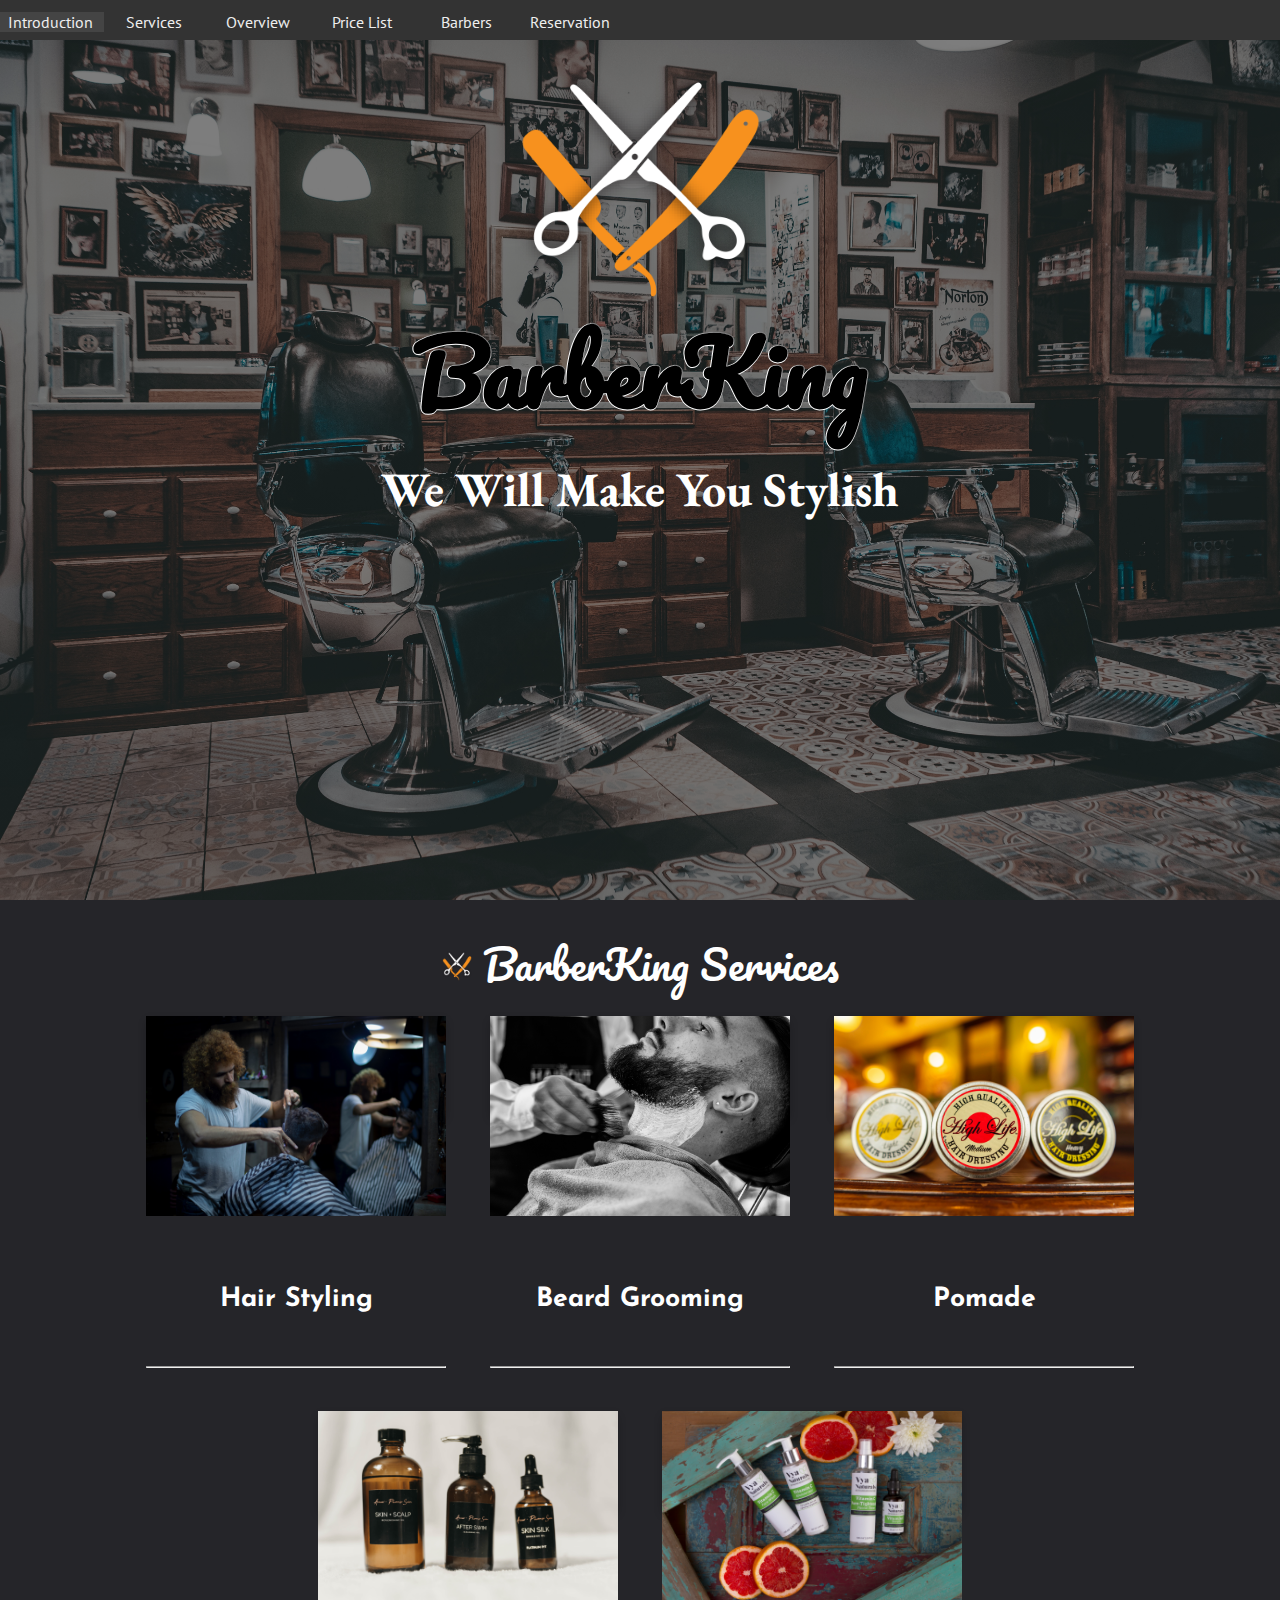
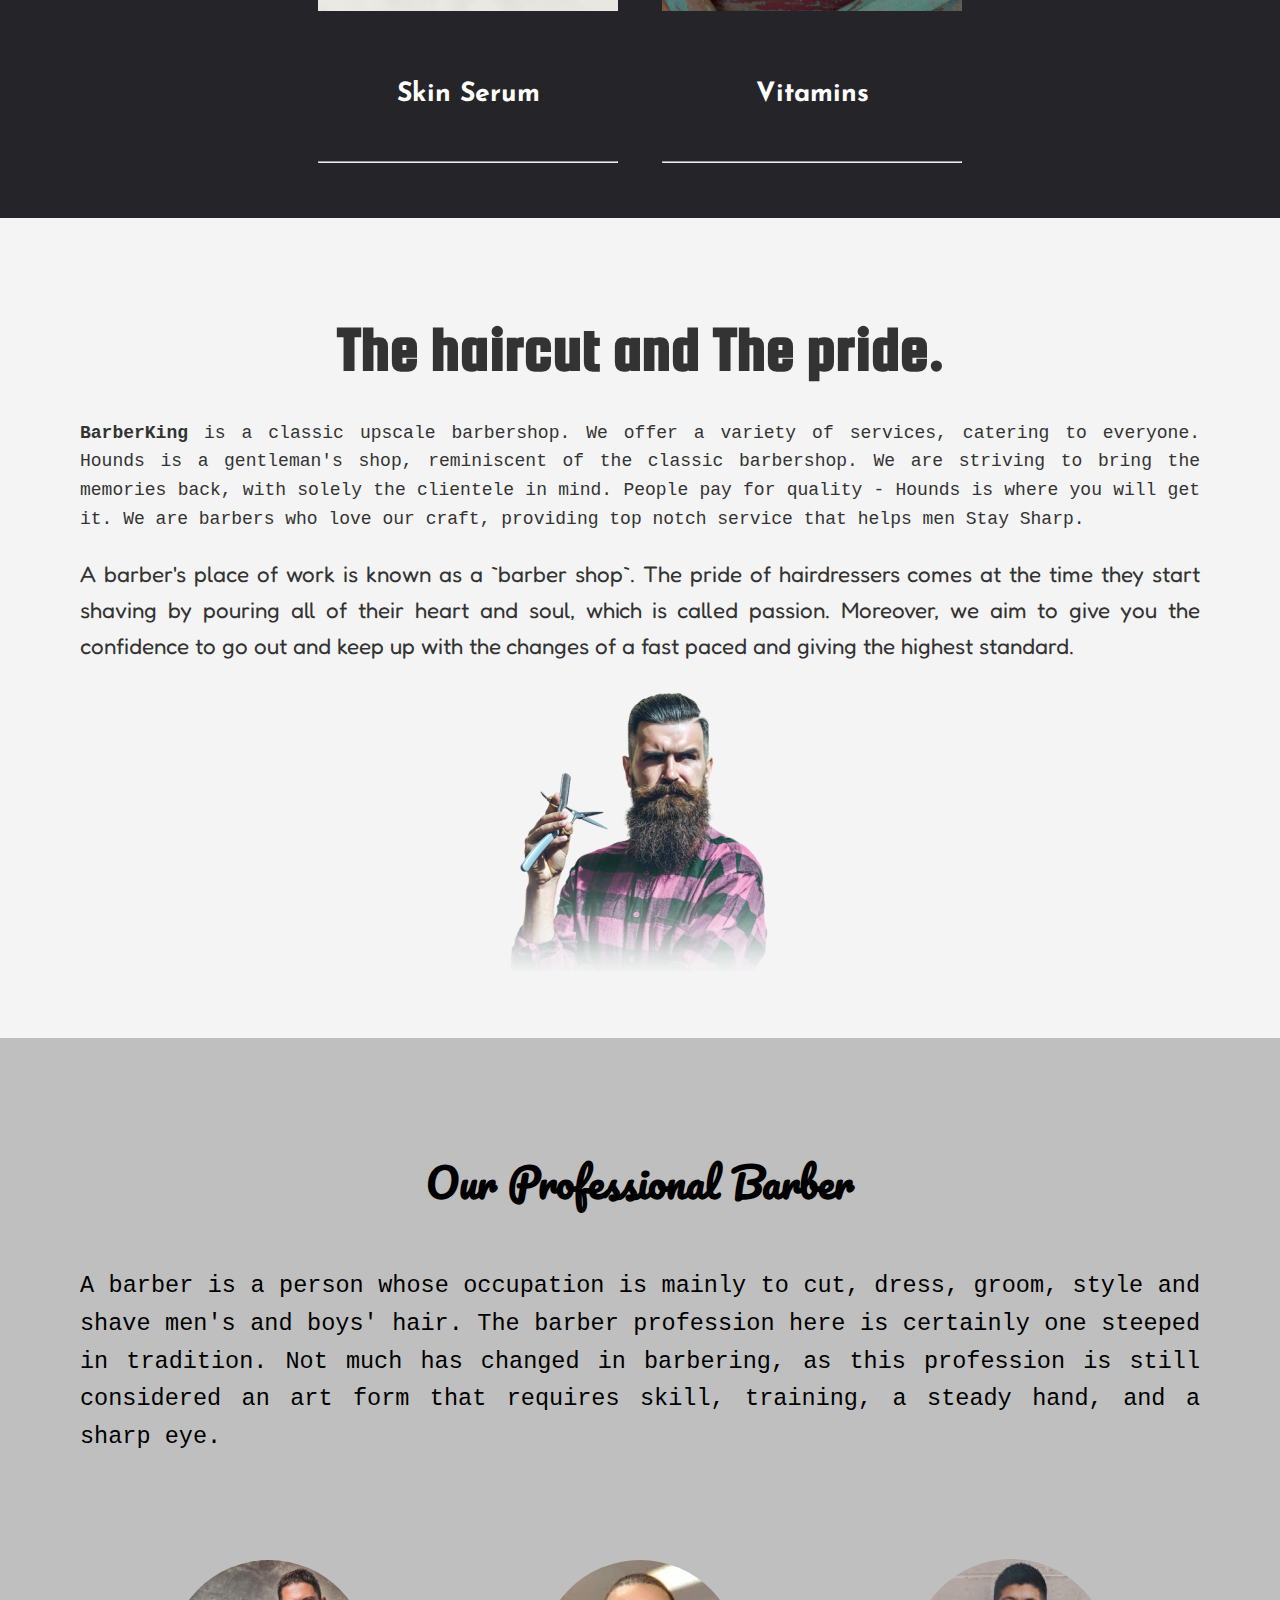
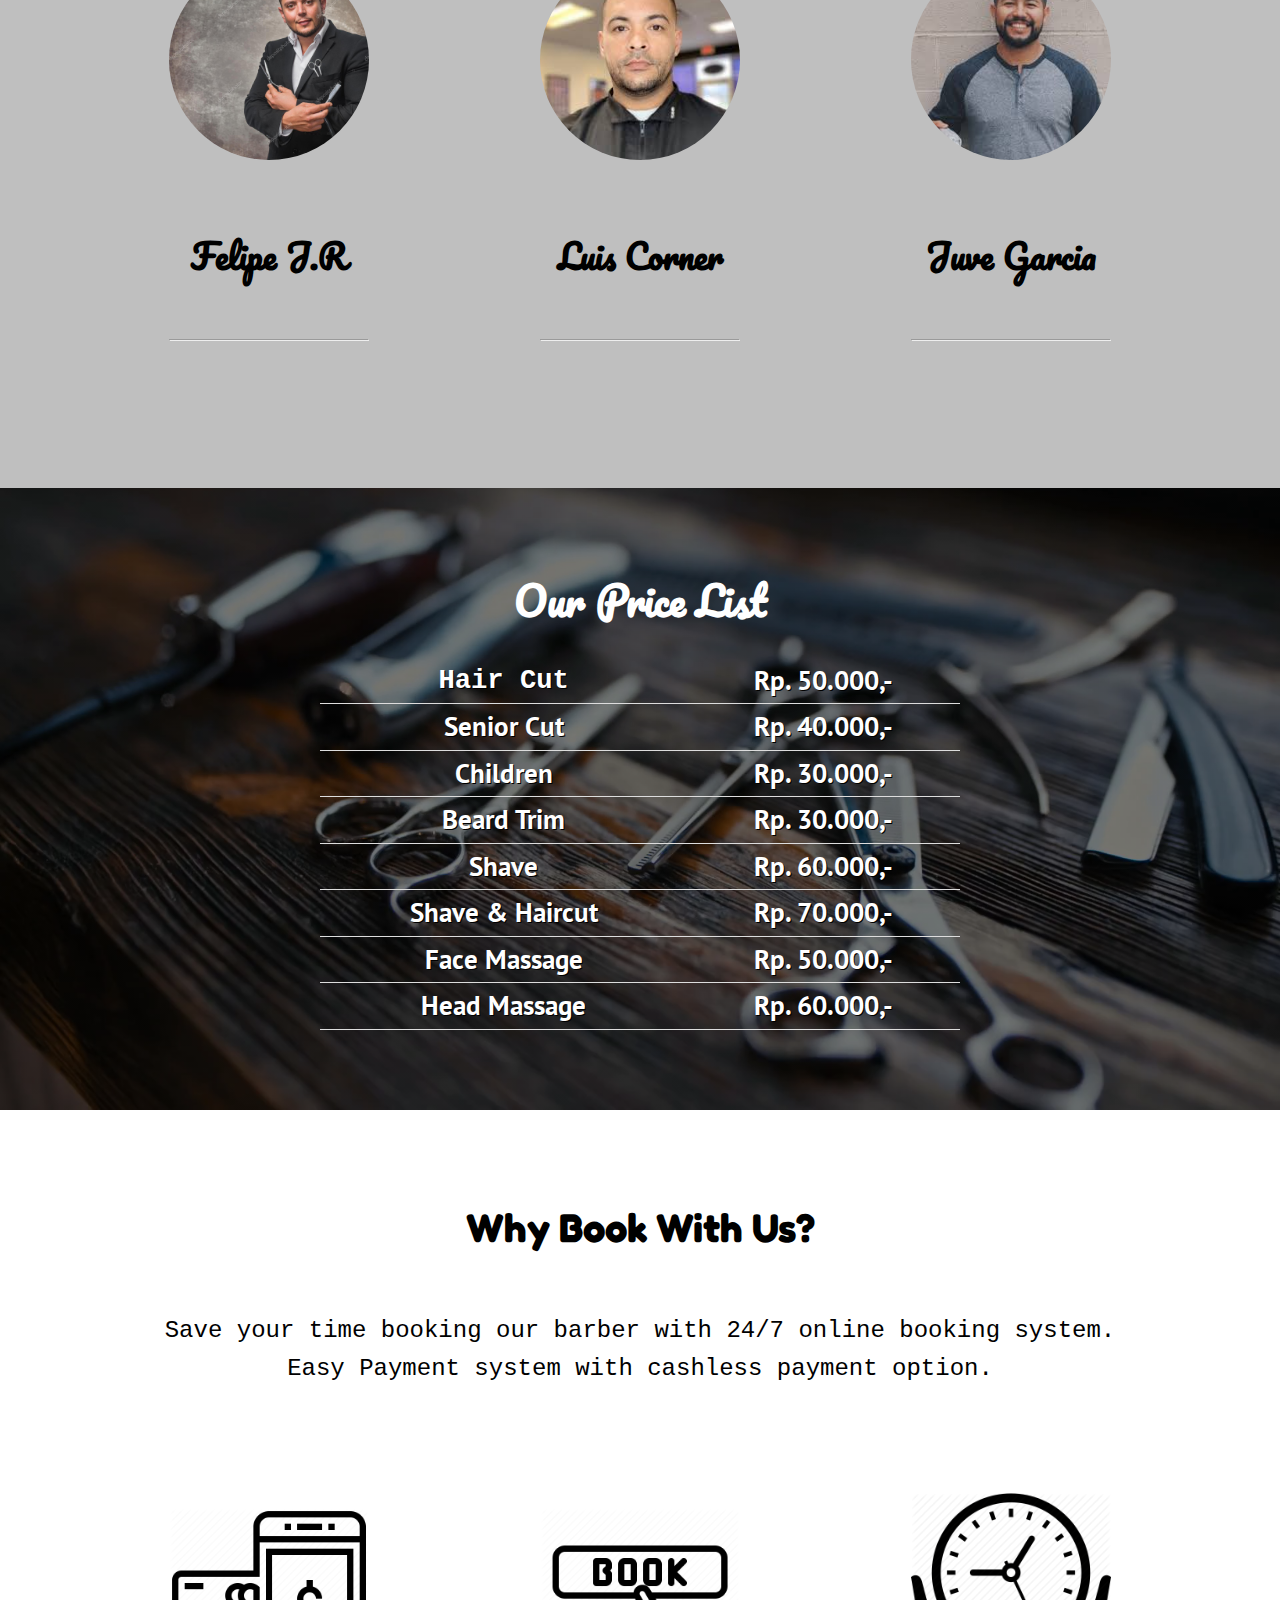
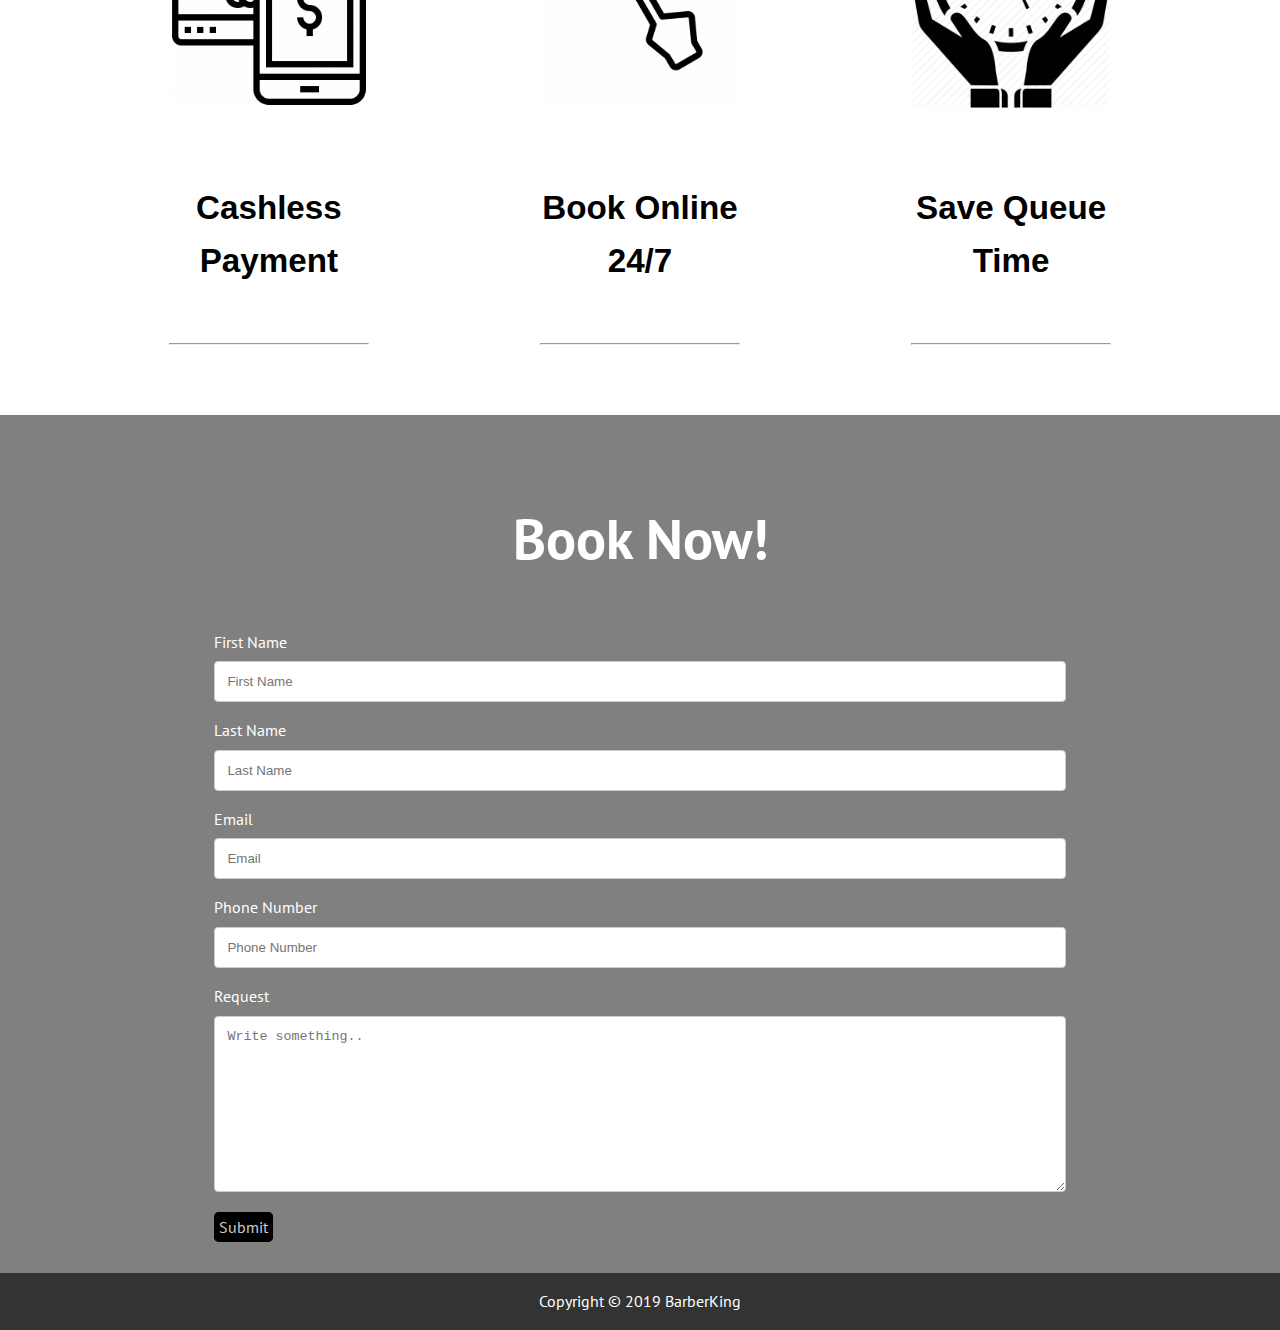
<file: index.html>
<!DOCTYPE html>
<html lang="en">

<head>
    <meta charset="UTF-8">
    <meta name="viewport" content="width=device-width, initial-scale=1.0">
    <meta http-equiv="X-UA-Compatible" content="ie=edge">
    <link rel="stylesheet" href="style.css" type="text/css">
    <title>Welcome to BaberKing</title>
</head>

<body>
    <div id="showcase">
        <header>
            <nav class='navbar'>
                <ul class='navbar'>
                    <li class="hide-on-small">
                        <a href="#introduction">Introduction</a>
                    </li>
                    <li>
                        <a href='#services'>Services</a>
                    </li>
                    <li>
                        <a href='#about'>Overview</a>
                    </li>
                    <li>
                        <a href='#price-list'>Price List</a>
                    </li>
                    <li>
                        <a href='#barbers'>Barbers</a>
                    </li>
                    <li>
                        <a href='#reservation'>Reservation
                    </li>
                </ul>
                <a href='#' id='openup'>BarberKing</a>
            </nav>
        </header>
        <div class="section-main container-head" id="introduction">
            <img src="img/barber.png" alt="" class="logo-barber" width="250px;" height="250px;">
            <h1 class="top title">BarberKing</h1>
            <h2 class="down title-down">We Will Make You Stylish</h2>
            <!-- <p class="head-paragraph top">
                The barber profession here is certainly one steeped in tradition. Not much has changed in barbering, as this profession is still considered an art form that requires skill, training, a steady hand, and a sharp eye.

            </p> -->
        </div>
    </div>

    <!-- Service Section -->
    <section id="services" class="section">
        <div class="container-gallery">
            <div class="section-services">
                <img class="razor" src="img/barber.png" /> BarberKing Services
            </div>
            <div>
                <div class="galery">
                    <img src="img/mostafa-meraji-5Xmc98C3aXo-unsplash.jpg" alt="mostafa-meraji-5Xmc98C3aXo-unsplash">
                    <div class="frame">
                        <h5>Hair Styling</h5>
                        <hr>
                    </div>
                </div>
                <div class="galery">
                    <img src="img/arthur-humeau-Twd3yaqA2NM-unsplash.jpg" alt="arthur-humeau-Twd3yaqA2NM-unsplash">
                    <h5>Beard Grooming</h5>
                    <hr>
                </div>
                <div class="galery">
                    <img src="img/jeroen-den-otter-TRkVEYy-IuI-unsplash.jpg" alt="jeroen-den-otter-TRkVEYy-IuI-unsplash">
                    <h5>Pomade</h5>
                    <hr>
                </div>
                <div class="galery">
                    <img src="img/analise-benevides-tXQFxsX3QiI-unsplash.jpg" alt="analise-benevides-tXQFxsX3QiI-unsplash">
                    <div class="frame">
                        <h5>Skin Serum</h5>
                        <hr>
                    </div>
                </div>
                <div class="galery card">
                    <img src="img/vya-naturals-M3l24oENY2c-unsplash.jpg" alt="vya-naturals-M3l24oENY2c-unsplash">
                    <h5>Vitamins</h5>
                    <hr>
                </div>
            </div>
        </div>
    </section>

    <!-- About / Overview Section -->
    <section id="about" class="section section-about bg-light">
        <div class="container" style="text-align: center">
            <h3 class="title-about">The haircut and The pride.</h3>

            <p class="about-paragraph"><strong>BarberKing</strong> is a classic upscale barbershop. We offer a variety of services, catering to everyone. Hounds is a gentleman's shop, reminiscent of the classic barbershop. We are striving to bring the memories back, with solely
                the clientele in mind. People pay for quality - Hounds is where you will get it. We are barbers who love our craft, providing top notch service that helps men Stay Sharp.</p>
            <p class="lead">A barber's place of work is known as a `barber shop`. The pride of hairdressers comes at the time they start shaving by pouring all of their heart and soul, which is called passion. Moreover, we aim to give you the confidence to go out and
                keep up with the changes of a fast paced and giving the highest standard.
            </p>
            <img class="about-barber" src="img/barber-shop.png" alt="">
        </div>
    </section>

    <!-- Barber Section -->
    <section id="barbers" class="section bb-light">
        <div class="container-barber">
            <div class="section-barber">
                <h4 class="title-barber">Our Professional Barber</h4>
                <p class="p-barber">A barber is a person whose occupation is mainly to cut, dress, groom, style and shave men's and boys' hair. The barber profession here is certainly one steeped in tradition. Not much has changed in barbering, as this profession is still
                    considered an art form that requires skill, training, a steady hand, and a sharp eye.</p>
                <div class="barber-gallery">
                    <img src="img/ccaetano.jpg" alt="mostafa-meraji-5Xmc98C3aXo-unsplash" class="img-rounded" style="width: 300px">
                    <div class="frame">
                        <h5>Felipe J.R</h5>
                        <hr>
                    </div>
                </div>
                <div class="barber-gallery">
                    <img src="img/luis.jpeg" alt="arthur-humeau-Twd3yaqA2NM-unsplash" class="img-rounded" style="width: 300px">
                    <h5>Luis Corner</h5>
                    <hr>
                </div>
                <div class="barber-gallery">
                    <img src="img/juve garcia.jpeg" class="img-rounded" style="width: 300px">
                    <h5>Juve Garcia</h5>
                    <hr>
                </div>
            </div>
        </div>
        </div>
    </section>

    <!-- Pricelist Section -->
    <section id="price-list" class="section bb-price">
        <div class="section-price">
            <h1 class="section-head"> Our Price List
            </h1>
            <Br>
            <table width="50%" align="center" class="tablefont">
                <tr>
                    <td class="font-price">Hair Cut</td>
                    <td>Rp. 50.000,-
                    </td>
                </tr>
                <tr>
                    <td>Senior Cut</td>
                    <td>Rp. 40.000,-</td>
                </tr>
                <tr>
                    <td>Children</td>
                    <td>Rp. 30.000,-</td>
                </tr>
                <tr>
                    <td>Beard Trim</td>
                    <td>Rp. 30.000,-</td>
                </tr>
                <tr>
                    <td>Shave</td>
                    <td>Rp. 60.000,-</td>
                </tr>
                <tr>
                    <td>Shave & Haircut</td>
                    <td>Rp. 70.000,-</td>
                </tr>
                <tr>
                    <td>Face Massage</td>
                    <td>Rp. 50.000,-</td>
                </tr>
                <tr>
                    <td>Head Massage</td>
                    <td>Rp. 60.000,-</td>
                </tr>
            </table>
        </div>
    </section>

    <!-- Book Section -->
    <section id="book" class="section bb-book">
        <div class="section-book">
            <h4 class="title-book">Why Book With Us?</h4>
            <p class="p-book">Save your time booking our barber with 24/7 online booking system.<br>Easy Payment system with cashless payment option.</p>
            <div class="barber-gallery">
                <img src="img/cashless.png" alt="cashless payment" style="width: 300px">
                <h5>Cashless Payment</h5>
                <hr>
            </div>
            <div class="barber-gallery">
                <img src="img/calendar2.png" alt="bookonline247" style="width: 300px">
                <h5>Book Online 24/7</h5>
                <hr>
            </div>
            <div class="barber-gallery">
                <img src="img/time.png" style="width: 300px">
                <h5>Save Queue Time</h5>
                <hr>
            </div>
        </div>
        </div>
    </section>

    <!--contact us-->
    <section id="reservation">
        <form action="submit_page.html">
            <div class="container-contact" style="background-color:grey;">
                <h2 style="text-align: center; font-size: 3.5rem;">Book Now!</h2>
                <div class="row-contact">
                    <label for="firstName">First Name</label>
                    <input type="text" name="firstName" id="name" placeholder="First Name">
                    <label for="lastName">Last Name</label>
                    <input type="text" name="lastName" id="name" placeholder="Last Name">
                    <label for="address">Email</label>
                    <input type="text" name="email" id="email" placeholder="Email">
                    <label for="phoneNumber">Phone Number</label>
                    <input type="text" name="phoneNumber" id="phoneNumber" placeholder="Phone Number">
                    <label for="subject">Request</label>
                    <textarea name="subject" id="subject" cols="30" rows="10" placeholder="Write something.."></textarea>
                    <!-- <inputclass="btn" type="submit" name="submit" id="submit" value="Submit"> -->
                    <a class="btn" class="btn-submit" href="./submit_page.html">Submit</a>
                </div>
            </div>
        </form>
    </section>

    <footer>
        <div class="footer-bottom text-center">
            Copyright &copy; 2019 BarberKing
        </div>
    </footer>

</body>

</html>
</file>
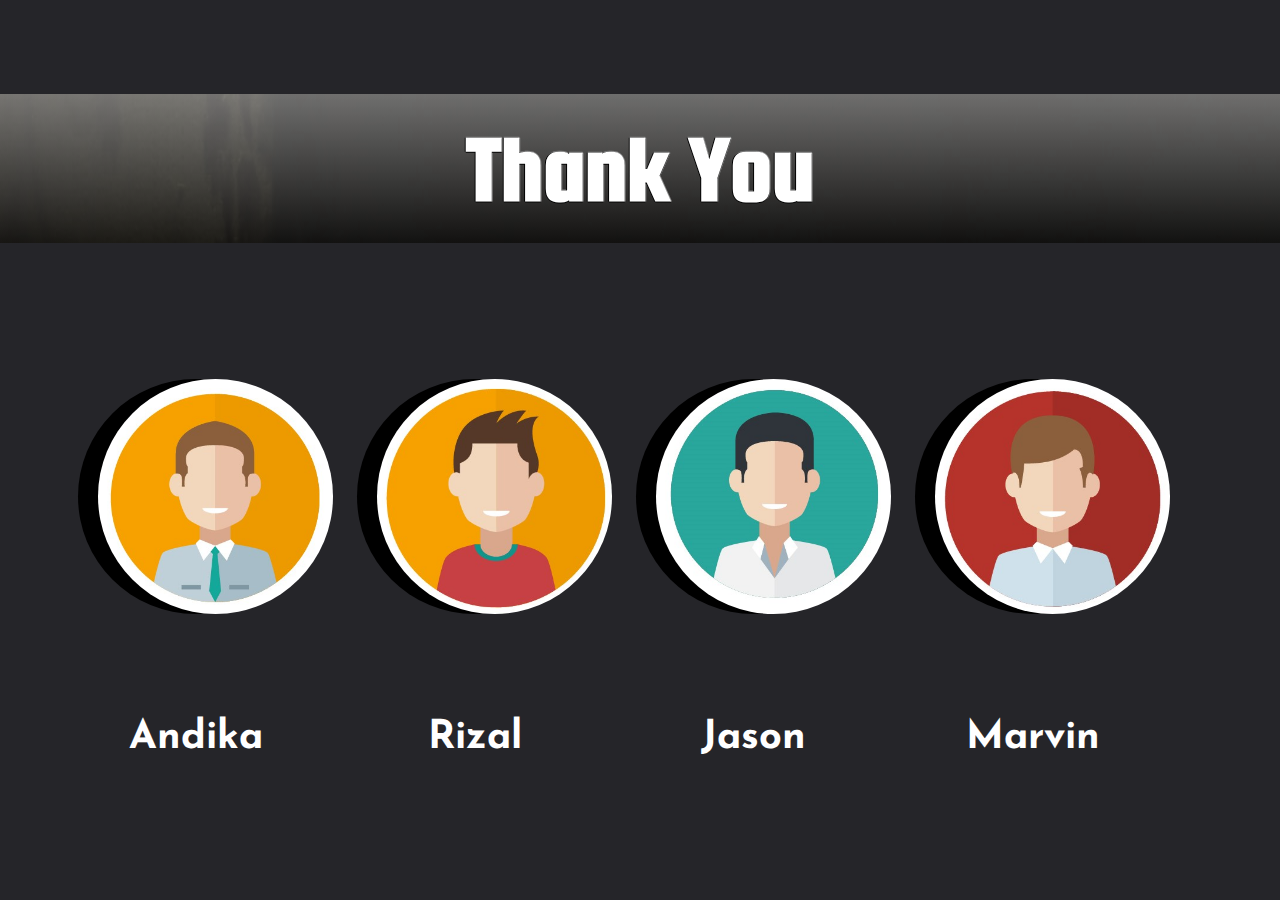
<file: submit_page.html>
<!DOCTYPE html>
<html lang="en">

<head>
    <meta charset="UTF-8">
    <meta name="viewport" content="width=device-width, initial-scale=1.0">
    <meta http-equiv="X-UA-Compatible" content="ie=edge">
    <link rel="stylesheet" href="style.css" type="text/css">
    <title>Our Team</title>
</head>

<body>
    <section class="submit">
        <div class="thankyou">
            <h3>
                Thank You
            </h3>

        </div>
    </section>
    <section class="section end ">
        <div class="container-team">
            <div class="team">
                <div class="avatar">
                    <img class="avatar" src="img/ava1.jpg" alt="Andika">
                    <div>
                        <h5>Andika</h5>
                    </div>
                </div>
                <div class="avatar">
                    <img class="avatar img" src="img/ava2.jpg" alt="Rizal">
                    <div>
                        <h5>Rizal</h5>
                    </div>
                </div>
                <div class="avatar">
                    <img class="avatar img" src="img/ava3.jpg" alt="Jason">
                    <div>
                        <h5>Jason</h5>
                    </div>
                </div>
                <div class="avatar">
                    <img class="avatar" src="img/ava4.jpg" alt="Marvin">
                    <div>
                        <h5>Marvin</h5>
                    </div>
                </div>

            </div>
        </div>
    </section>




</body>

</html>
</file>
<file: style.css>
@import url('https://fonts.googleapis.com/css?family=PT+Sans');
@import url('https://fonts.googleapis.com/css?family=Bevan|Fredoka+One|Josefin+Sans|Pacifico|Rubik+Mono+One&display=swap');
@import url('https://fonts.googleapis.com/css?family=Squada+One&display=swap');
@import url('https://fonts.googleapis.com/css?family=Abril+Fatface&display=swap');
@import url('https://fonts.googleapis.com/css?family=Noto+Sans+TC&display=swap');
@import url('https://fonts.googleapis.com/css?family=EB+Garamond&display=swap');

/* CSS Variables */

:root {
    --secondary-color: #103063;
    --secondary-color-hover: #143f85;
    --light-color: #f4f4f4;
}

.team {
    margin: 10px;
    display: inline-block;
    padding: 0;
}

.container-team {
    text-align: center;
    max-width: 100%;
    margin: 0 auto;
    padding: 0 3rem;
    display: inline-block;
}


/* Colors */

.text-secondary {
    color: var(--secondary-color);
}

.text-light {
    color: var(--light-color);
}

.bg-light {
    background: var(--light-color);
    color: #333;
    height: 820px
}

.bb-light {
    background: rgba(191, 191, 191, 1);
    color: black;
}

.btn {
    margin: 0 auto;
    text-align: center;
    border-radius: 5px;
}

.btn:hover {
    background-color: gery;
}


/* On mouse-over, add a deeper shadow */

body {
    font-family: 'PT Sans', sans-serif;
    background-color: #252529;
    margin: 0;
    color: #fff;
    line-height: 1.6;
}

* {
    box-sizing: border-box;
}

img {
    max-width: 100%;
    height: auto;
}

.img-rounded {
    border-radius: 50%;
    /* margin: 50px;
    padding: 50px */
}

a {
    text-decoration: none;
    color: #ccc;
}


/* Reservation Form */

input[type=text],
select,
textarea {
    width: 100%;
    padding: 12px;
    border: 1px solid #ccc;
    border-radius: 4px;
    box-sizing: border-box;
    margin-top: 6px;
    margin-bottom: 16px;
    resize: vertical;
    text-align: left;
}

input[type=submit] {
    background-color: #4caf50;
    color: white;
    padding: 12px 20px;
    border: none;
    border-radius: 4px;
    cursor: pointer;
    text-align: center;
    width: 5rem;
}

input[type=submit]:hover {
    background-color: #45a049;
}

.container-contact {
    padding: 2rem;
    width: 100%;
    margin: 0 auto;
}

.row-contact {
    width: 70%;
    margin: 0 auto;
}


/* Section */

.section {
    padding: 2rem 0;
}

.section-head {
    font-size: 2.5rem;
    margin: 0;
    font-family: 'Pacifico', cursive;
    text-align: center;
}

.section h3 {
    font-size: 4rem;
    font-family: 'Squada One', cursive;
}


/* Book with Us Section */

.bb-book {
    background: white;
}

.title-book {
    text-align: center;
    font-family: 'Fredoka One', cursive;
}

.section-book {
    font-size: 2.5rem;
    margin: 0;
    font-family: Impact, Haettenschweiler, 'Arial Narrow Bold', sans-serif;
    /* font-family: 'Courier New', Courier, monospace; */
    margin: 0 auto;
    text-align: center;
    color: black;
}

.p-book {
    font-family: 'Courier New', Courier, monospace;
    /* font-size: 25px;
    text-align: justify; */
    font-size: 1.5rem;
    text-align: center;
    /* font-family: 'Fredoka One', cursive; */
}


/* Barber Section */

.container-barber {
    justify-content: center;
    margin: 5rem;
}

.barbers {
    display: grid;
    grid-gap: 20px;
    grid-template-columns: repeat(2, 1fr);
    text-align: left;
}

.title-barber {
    text-align: center;
    font-family: 'Pacifico', cursive;
}

.p-barber {
    font-family: 'Courier New', Courier, monospace;
    /* font-size: 25px;
    text-align: justify; */
    font-size: 1.47rem;
    text-align: justify;
    font-weight: 300;
    /* font-family: 'Fredoka One', cursive; */
}

.container-paragraph-barber {
    margin: 0 auto;
}

.section-barber {
    font-size: 2.5rem;
    margin: 0;
    font-family: 'Pacifico', cursive;
    margin: 0 auto;
    text-align: center;
    color: black;
}

.text-center {
    text-align: center;
}

.barber-gallery {
    width: 200px;
    height: 200px;
    display: inline-block;
    padding: 0;
    margin: 5rem;
}


/* Header Section */

.top {
    color: rgba(255, 255, 255, 1);
    text-shadow: -1px 0 black, 0 1px black, 1px 0 black, 0 -1px black;
    color: black;
    text-shadow: -1px 0 white, 0 1px white, 1px 0 grey, 0 -1px grey;
    position: center;
    top: 0;
}

.title {
    margin: 0;
}

.down {
    color: white;
    /* text-shadow: -1px 0 white, 0 1px #ffffff, 1px 0 grey, 0 -1px grey; */
    font-family: 'Noto Sans TC', sans-serif;
}

.title-down {
    margin: 10px;
    font-family: 'EB Garamond', serif;
}

.strong {
    font-size: 2rem;
}

.head-paragraph .top {
    color: black;
    text-shadow: -0.1px 0 black, 0 0.1px black, 0.1px 0 black, 0 -0.1px black;
}

.top-desc {
    text-transform: uppercase;
    font-size: 2rem;
    line-height: normal;
}

.logo-barber {
    margin-top: 20px;
    margin-bottom: -10px;
}


/* Services Gallery Class*/

.galery {
    /* border: 1px solid #466995; */
    margin: 20px;
    display: inline-block;
    width: 300px;
    max-height: 100px;
    box-shadow: 0 4px 8px 0 rgba(0, 0, 0, 0.2);
    transition: 0.3s;
    border-radius: 5px;
    font-family: 'Josefin Sans', sans-serif;
    font-size: 2rem;
}

img.razor {
    height: 30px;
    width: 30px;
    border-radius: 5px;
}

.section-services {
    font-size: 2.5rem;
    margin: 0;
    font-family: 'Pacifico', cursive;
    text-align: center;
}


/* Navbar Section */

#showcase {
    margin: 0;
    padding: 0;
    background: linear-gradient(rgba(0, 0, 0, 0.5), rgba(0, 0, 0, 0.5)), url('img/alwin-kroon-pszyJeq6DFs-unsplash.jpg') no-repeat center/cover;
    width: 100%;
    height: 100vh;
    position: relative;
    overflow-y: hidden;
}

#showcase .container {
    margin-top: 25vh;
}

#showcase h1 {
    font-size: 5.5rem;
    margin-bottom: 0;
    font-family: 'Pacifico', cursive;
}

#showcase h2 {
    font-size: 3rem;
}

.container-gallery {
    max-width: 1180px;
    text-align: center;
    margin: 0 auto;
    padding: 0 3rem;
}

.container-head {
    max-width: 1180px;
    text-align: center;
    margin: 0 auto;
    padding: 3rem 3rem;
}

.head-paragraph {
    font-size: 1.5rem;
    font-weight: 300;
}


/* p Class on About Section */

.title-about {
    margin: 0 auto;
}

.lead {
    font-size: 1.4rem;
    text-align: justify;
    font-family: 'Fredoka One', cursive;
}

.about-paragraph {
    font-family: 'Courier New', Courier, monospace;
    font-size: 18px;
    text-align: justify;
}

.about-barber {
    margin: 0 auto;
}

.section-about {
    margin: 0;
    padding: 5rem;
}


/* Pricelist Section */

.bb-price {
    background: linear-gradient(rgba(0, 0, 0, 0.5), rgba(0, 0, 0, 0.5)), url('img/barber-background.png') no-repeat bottom/cover;
}

.section-price {
    padding: 3rem 0;
    margin: 0 auto;
    text-align: center;
}

.font-price {
    font-family: 'Courier New', Courier, monospace;
}

.tablefont {
    font-size: 1.7rem;
}

table {
    border-collapse: collapse;
}

td {
    font-weight: bold;
    border-bottom: 1px solid #ddd;
    text-shadow: 1px 1px #000000;
}

tr:hover {
    opacity: 0.5;
    background-color: #b3b3b3;
}


/* Navigation */

nav {
    height: 40px;
    width: 100%;
    background-color: #333;
    color: #eee;
    position: fixed;
}

nav ul {
    padding: 0;
    margin: 0;
}

nav li {
    display: inline;
    /* float: left; */
}

nav a {
    display: inline-block;
    width: 100px;
    text-align: center;
    text-decoration: none;
    padding: 10px 0;
    color: #eee;
    text-decoration: none;
}

nav li:hover {
    background-color: #444;
}

nav a#openup {
    display: none;
}


/* Responsive Page */


/* @media screen and (max-width: 580px) {
    .hide-on-small {
        display: none;
    }
    #showcase {
        height: 50vh;
    }
    #showcase .container {
        margin-top: 15vh;
    }
    #showcase h1 {
        font-size: 3rem;
    }
    #showcase h2 {
        font-size: 1.5rem;
    }
    nav {
        height: auto;
        border-bottom: 0;
    }
    nav ul {
        display: none;
        height: auto;
    }
    nav li {
        width: 100%;
        float: left;
        position: relative;
    }
    nav a {
        text-align: left;
        width: 100%;
        text-indent: 25px;
        background: #333;
        border-bottom: 1px solid #555;
    }
    nav a:hover {
        background: #444;
    }
    nav a#openup:after {
        content: '|||';
        transform: rotate(-90deg);
        -ms-transform: rotate(-90deg);
        /* IE 9 */

-webkit-transform: rotate(-90deg);

/* Safari and Chrome */

width: 30px;
height: 30px;
display: inline-block;
position: absolute;
right: 5px;
top: 20px;

}
nav a#openup {
    display: block;
    background-color: #333;
    width: 100%;
    position: relative;
}

}
.navbar:before,
.navbar:after {
    content: '';
    display: table;
}
.navbar:after {
    clear: both;
}
.navbar {
    zoom: 1;
}
@media screen and (max-width: 780px) {
    .barbers {
        grid-template-columns: 1fr;
    }
    footer .footer-cols {
        display: none;
    }
}
@media screen and (max-height: 580px) {
    #showcase p.lead {
        display: none;
    }
}
*/
/* Footer */
footer .footer-cols {
    display: grid;
    grid-gap: 20px;
    grid-template-columns: repeat(4,
    1fr);
    padding: 2rem;
    text-align: left;
    font-size: 14px;
}
footer .footer-cols ul {
    list-style: none;
}
footer .footer-cols ul li:first-child {
    font-size: 1.2rem;
    padding-bottom: 0.5rem;
    border-bottom: #444 solid 1px;
    margin-bottom: 1rem;
}
footer .footer-bottom {
    background: #333;
    padding: 1rem;
}
.avatar {
    margin: 0px 20px;
    display: inline-block;
    width: 235px;
    height: 235px;
    transition: 0.3s;
    font-family: 'Josefin Sans',
    sans-serif;
    border-radius: 10rem;
    font-size: 3rem;
    background-color: #000000
}
.thankyou {
    text-align: center;
    font-size: 5rem;
    margin: 0 auto;
    text-shadow: -1px 0 black,
    0 1px black,
    1px 0 grey,
    0 -1px grey;
}
.submit h3 {
    background: linear-gradient(rgba(185,
    185,
    185,
    0.5),
    rgba(0,
    0,
    0,
    0.5)),
    url('img/thank.jpg') no-repeat;
    font-family: 'Squada One',
    cursive;
}

/* .end {
    background: linear-gradient(rgba(185, 185, 185, 0.5), rgba(0, 0, 0, 0.5)), url('img/end.jpg') no-repeat 
} */
.btn {
    background: #000000;
    border: 5px solid black;
}
</file>
